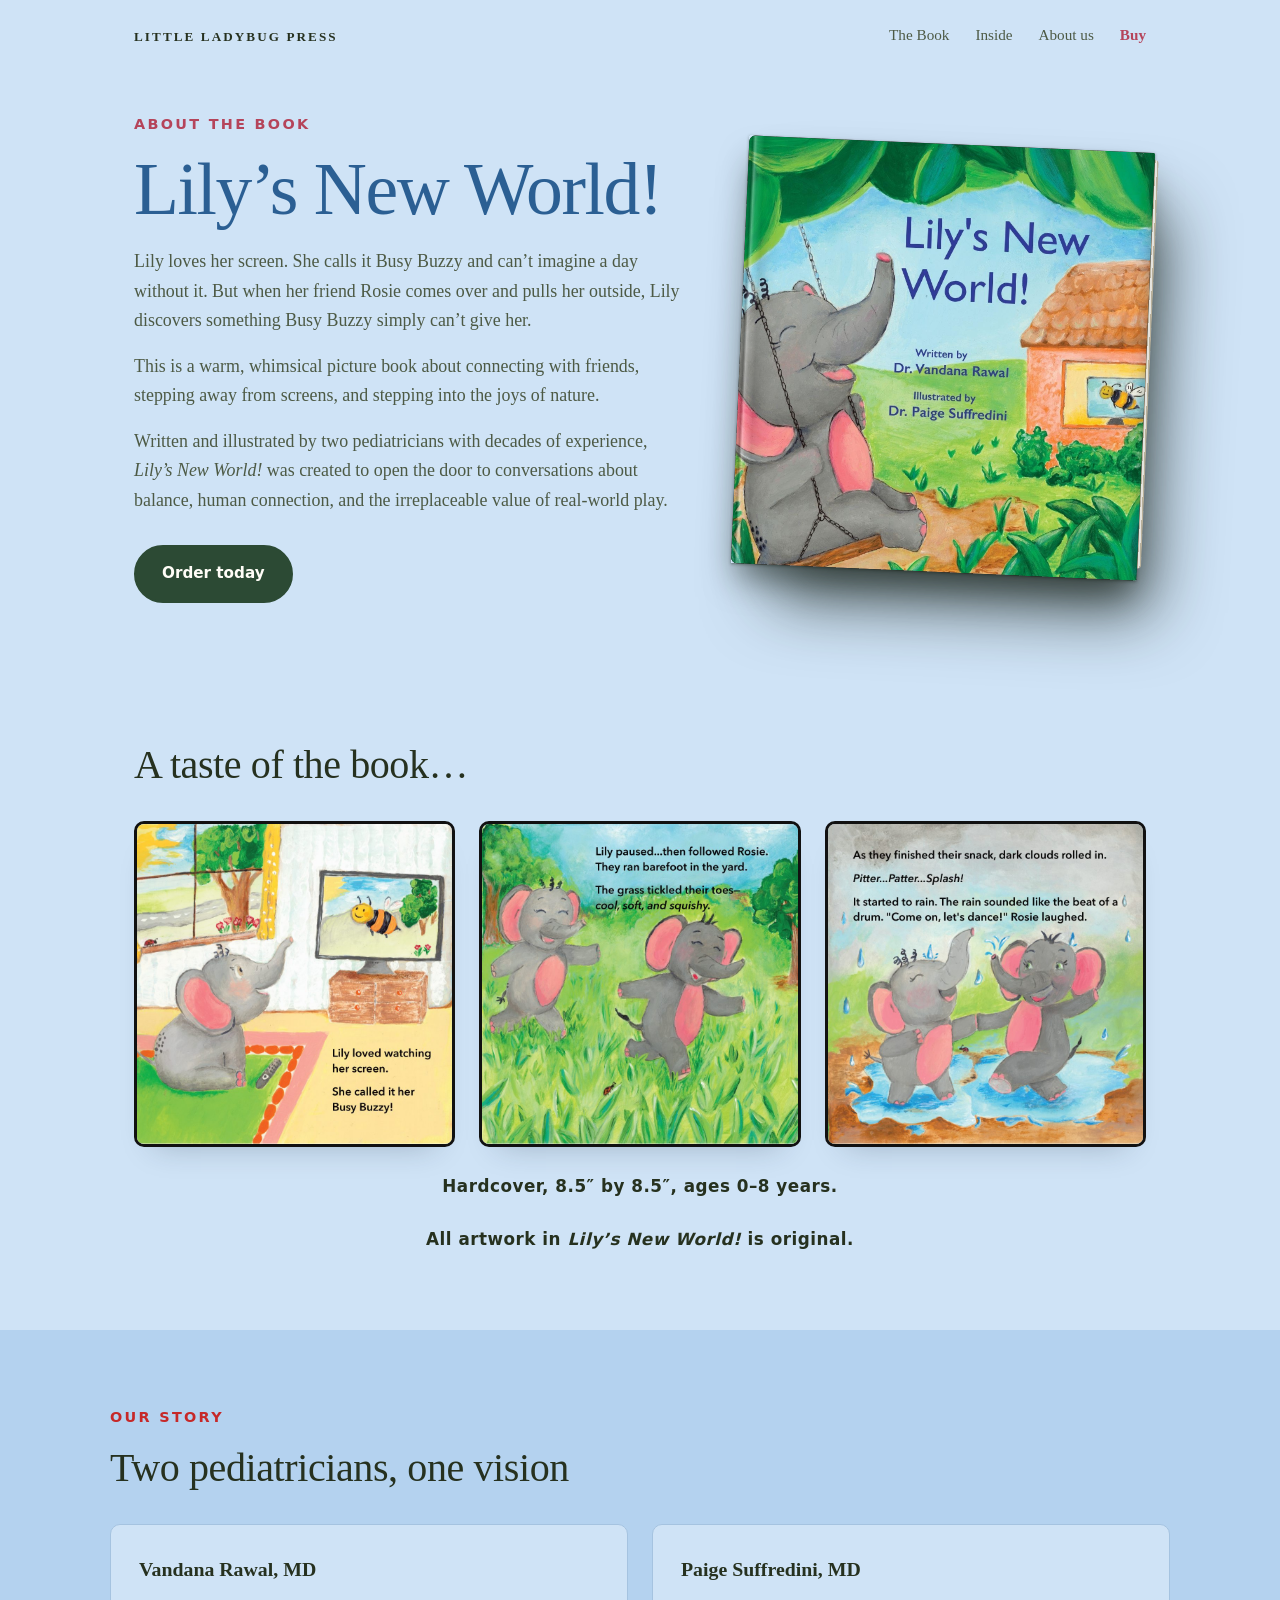
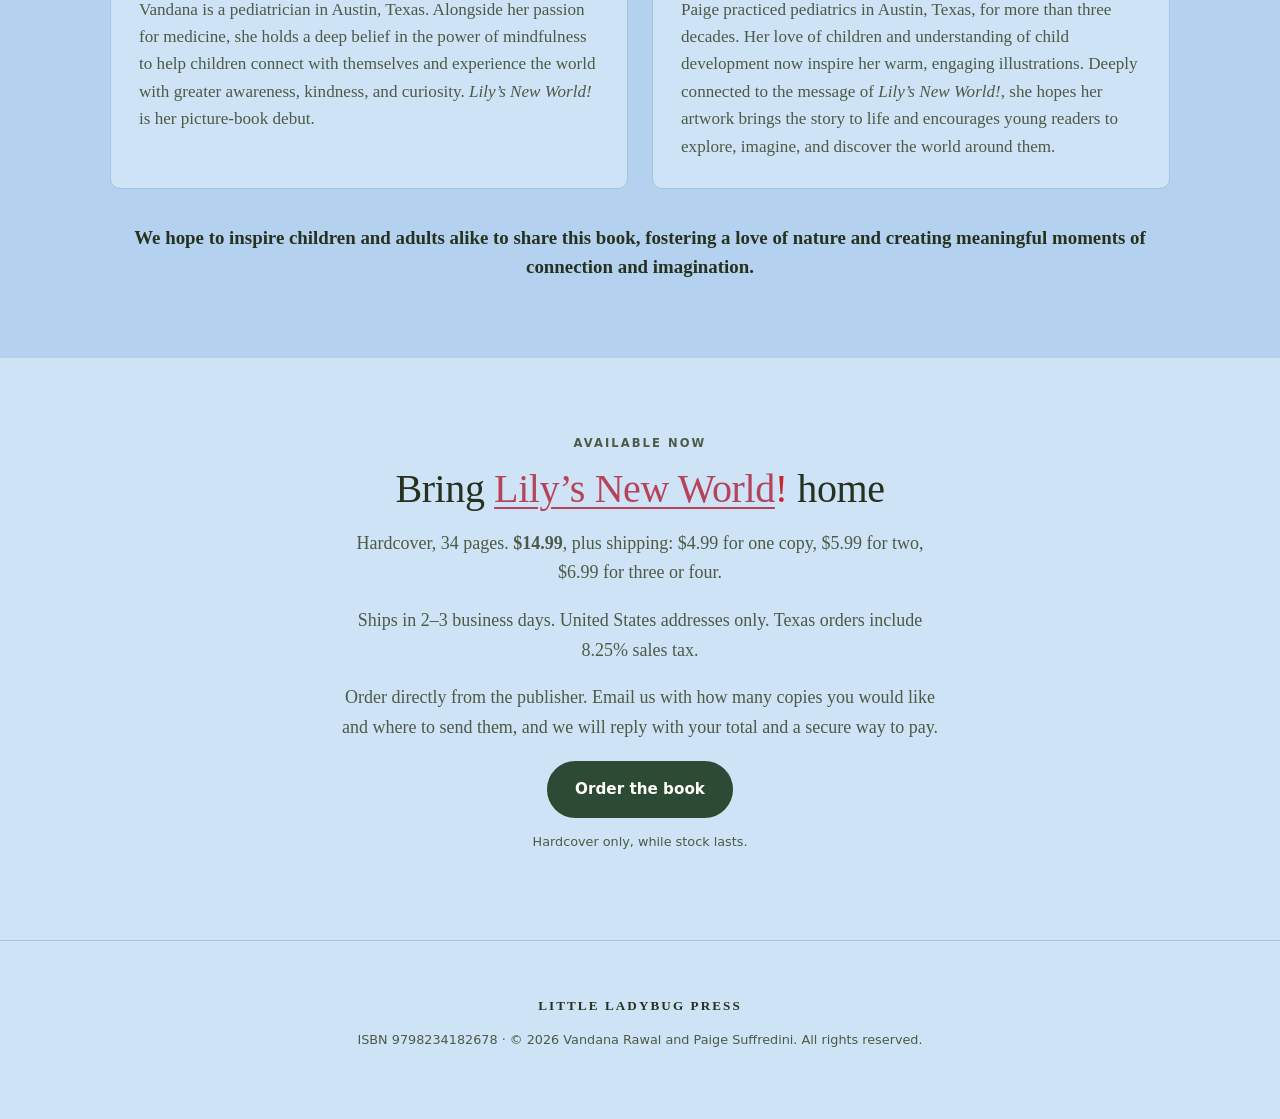
<file: index.html>
<!DOCTYPE html>
<html lang="en">
<head>
<meta charset="utf-8">
<meta name="viewport" content="width=device-width, initial-scale=1">
<title>Lily's New World! — a picture book from Little Ladybug Press</title>
<meta name="description" content="Lily loves her screen. Then her friend Rosie pulls her outside, and Lily discovers what Busy Buzzy can never give her. A picture book by two pediatricians.">
<meta property="og:title" content="Lily's New World!">
<meta property="og:description" content="A warm, whimsical picture book about stepping away from screens and into the joys of nature.">
<meta property="og:type" content="book">
<link rel="stylesheet" href="styles.css?v=35">
</head>
<body>

<a class="skip" href="#main">Skip to content</a>

<header class="site-header">
  <a class="wordmark" href="#top">Little Ladybug Press</a>
  <nav aria-label="Main">
    <a href="#top">The Book</a>
    <a href="#look">Inside</a>
    <a href="#authors">About us</a>
    <a class="nav-buy" href="#buy">Buy</a>
  </nav>
</header>

<main id="main">

  <section class="hero" id="top">
    <div class="hero-copy">
      <p class="eyebrow eyebrow-hero">About the book</p>
      <h1>Lily&rsquo;s New World<span class="bang">!</span></h1>
      <p class="lede">Lily loves her screen. She calls it Busy Buzzy and can&rsquo;t imagine a day without it. But when her friend Rosie comes over and pulls her outside, Lily discovers something Busy Buzzy simply can&rsquo;t give her.</p>
      <p class="lede">This is a warm, whimsical picture book about connecting with friends, stepping away from screens, and stepping into the joys of nature.</p>
      <p class="lede">Written and illustrated by two pediatricians with decades of experience, <em>Lily&rsquo;s New World!</em> was created to open the door to conversations about balance, human connection, and the irreplaceable value of real-world play.</p>
      <div class="hero-actions">
        <a class="button" href="order.html">Order today</a>
      </div>
    </div>

    <div class="cover-slot">
      <div class="book-wrap">
        <div class="book">
          <img class="cover-img" src="assets/cover.jpg" alt="Cover of Lily's New World! Written by Dr. Vandana Rawal, illustrated by Dr. Paige Suffredini." width="1292" height="1360">
        </div>
      </div>
    </div>
  </section>

  <section class="section look" id="look">
    <div class="section-head">
      <h2>A taste of the book&hellip;</h2>
    </div>
    <div class="spreads">
      <figure>
        <img src="assets/peek-1.jpg" alt="Lily sitting on the floor, watching Busy Buzzy on a big screen." width="900" height="914" loading="lazy">
      </figure>
      <figure>
        <img src="assets/peek-2.jpg" alt="Lily and Rosie running through a green garden with tall grass." width="900" height="914" loading="lazy">
      </figure>
      <figure>
        <img src="assets/peek-3.jpg" alt="Lily and Rosie splashing through puddles as rain falls." width="900" height="914" loading="lazy">
      </figure>
    </div>
    <p class="spreads-note">Hardcover, 8.5&Prime; by 8.5&Prime;, ages 0&ndash;8 years.</p>
    <p class="spreads-note">All artwork in <em>Lily&rsquo;s New World!</em> is original.</p>
  </section>

  <section class="section tinted" id="authors">
    <div class="section-head">
      <p class="eyebrow red eyebrow-lg">Our story</p>
      <h2>Two pediatricians, one vision</h2>
    </div>
    <div class="cards">
      <article class="card">
        <h3>Vandana Rawal, MD</h3>
        <p>Vandana is a pediatrician in Austin, Texas. Alongside her passion for medicine, she holds a deep belief in the power of mindfulness to help children connect with themselves and experience the world with greater awareness, kindness, and curiosity. <em>Lily&rsquo;s New World!</em> is her picture-book debut.</p>
      </article>
      <article class="card">
        <h3>Paige Suffredini, MD</h3>
        <p>Paige practiced pediatrics in Austin, Texas, for more than three decades. Her love of children and understanding of child development now inspire her warm, engaging illustrations. Deeply connected to the message of <em>Lily&rsquo;s New World!</em>, she hopes her artwork brings the story to life and encourages young readers to explore, imagine, and discover the world around them.</p>
      </article>
    </div>
    <p class="authors-note">We hope to inspire children and adults alike to share this book, fostering a love of nature and creating meaningful moments of connection and imagination.</p>
  </section>

  <section class="section buy" id="buy">
    <div class="buy-inner">
      <p class="eyebrow">Available now</p>
      <h2>Bring <span class="title-accent">Lily&rsquo;s New World</span><span class="excl">!</span> home</h2>
      <p>Hardcover, 34 pages. <strong>$14.99</strong>, plus shipping: $4.99 for one copy, $5.99 for two, $6.99 for three or four.</p>
      <p>Ships in 2&ndash;3 business days. United States addresses only. Texas orders include 8.25% sales tax.</p>
      <p>Order directly from the publisher. Email us with how many copies you would like and where to send them, and we will reply with your total and a secure way to pay.</p>
      <a class="button" href="order.html">Order the book</a>
      <p class="small">Hardcover only, while stock lasts.</p>
    </div>
  </section>

</main>

<footer class="site-footer">
  <p class="wordmark">Little Ladybug Press</p>
  <p class="small">ISBN 9798234182678 &middot; &copy; 2026 Vandana Rawal and Paige Suffredini. All rights reserved.</p>
</footer>

</body>
</html>
</file>
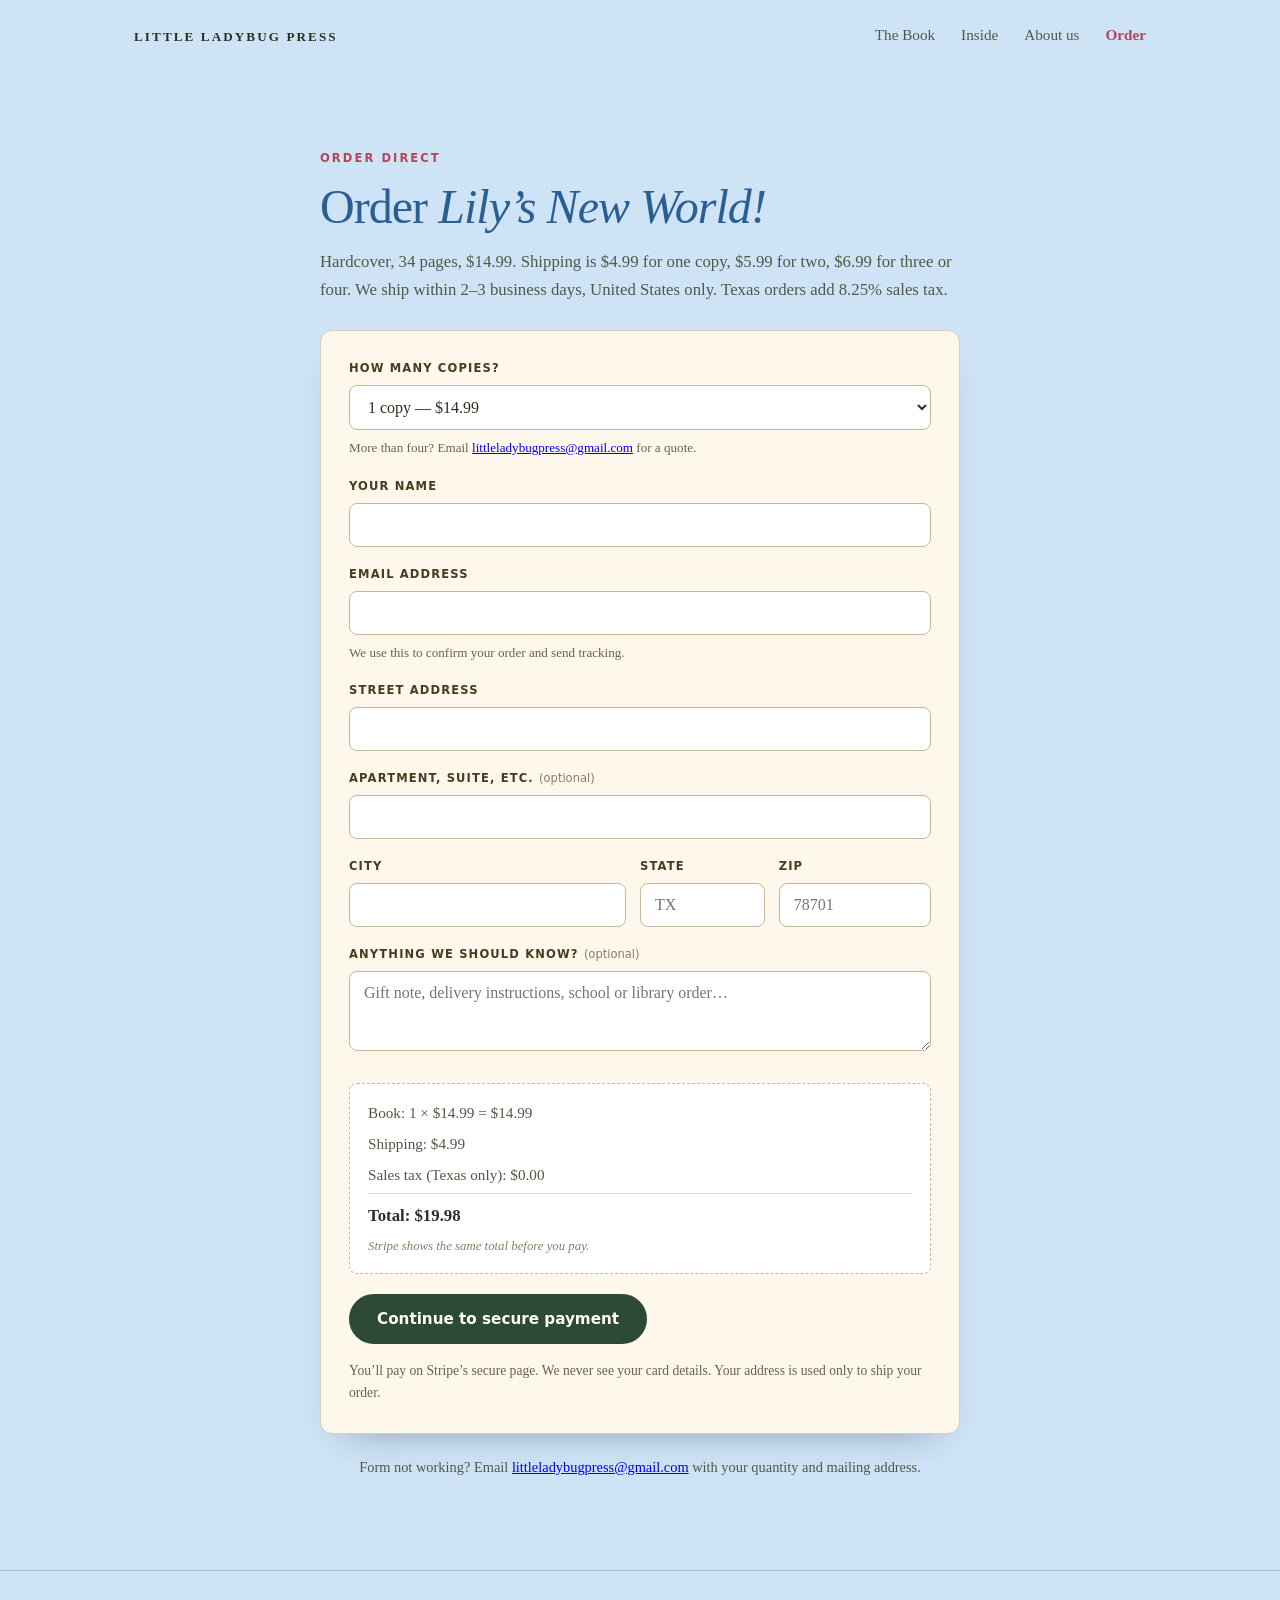
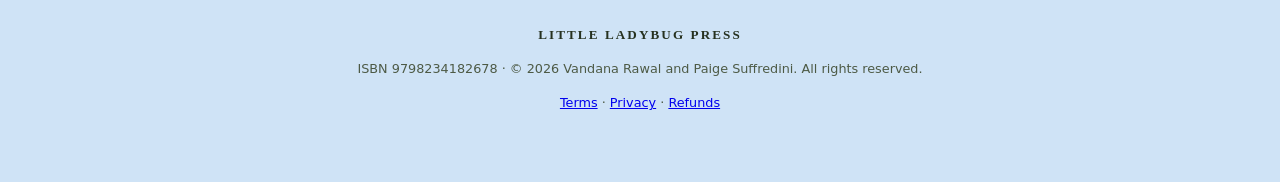
<file: order.html>
<!DOCTYPE html>
<html lang="en">
<head>
<meta charset="utf-8">
<meta http-equiv="Content-Security-Policy" content="default-src 'self'; script-src 'self' https://challenges.cloudflare.com; style-src 'self' 'unsafe-inline'; img-src 'self' data:; connect-src 'self' https://llp-checkout.littleladybugpress.workers.dev; frame-src https://challenges.cloudflare.com; form-action 'self' https://checkout.stripe.com; base-uri 'none'; object-src 'none'">
<meta name="viewport" content="width=device-width, initial-scale=1">
<title>Order Lily&rsquo;s New World! — Little Ladybug Press</title>
<meta name="description" content="Order Lily's New World! directly from Little Ladybug Press. Hardcover, $14.99, ships in 2—3 business days within the United States.">
<meta name="robots" content="noindex">
<link rel="stylesheet" href="styles.css?v=21">
<script src="https://challenges.cloudflare.com/turnstile/v0/api.js" async defer></script>
</head>
<body>

<header class="site-header">
  <a class="wordmark" href="index.html">Little Ladybug Press</a>
  <nav aria-label="Main">
    <a href="index.html#top">The Book</a>
    <a href="index.html#look">Inside</a>
    <a href="index.html#authors">About us</a>
    <a class="nav-buy" href="order.html">Order</a>
  </nav>
</header>

<main>
  <section class="section">
    <div class="form-wrap">
      <p class="eyebrow">Order direct</p>
      <h1 class="form-title">Order <em>Lily&rsquo;s New World!</em></h1>
      <p class="form-lede">Hardcover, 34 pages, $14.99. Shipping is $4.99 for one copy, $5.99 for two, $6.99 for three or four. We ship within 2&ndash;3 business days, United States only. Texas orders add 8.25% sales tax.</p>

      <form class="order-form" id="order-form" novalidate>

        <div class="field">
          <label for="qty">How many copies?</label>
          <select id="qty" name="quantity" required>
            <option value="1">1 copy — $14.99</option>
            <option value="2">2 copies — $29.98</option>
            <option value="3">3 copies — $44.97</option>
            <option value="4">4 copies — $59.96</option>
          </select>
          <p class="hint">More than four? Email <a href="mailto:littleladybugpress@gmail.com">littleladybugpress@gmail.com</a> for a quote.</p>
        </div>

        <div class="field">
          <label for="name">Your name</label>
          <input id="name" name="name" type="text" autocomplete="name" required maxlength="80">
        </div>

        <div class="field">
          <label for="email">Email address</label>
          <input id="email" name="email" type="email" autocomplete="email" required maxlength="120">
          <p class="hint">We use this to confirm your order and send tracking.</p>
        </div>

        <div class="field">
          <label for="street">Street address</label>
          <input id="street" name="street" type="text" autocomplete="address-line1" required maxlength="120">
        </div>

        <div class="field">
          <label for="street2">Apartment, suite, etc. <span class="optional">(optional)</span></label>
          <input id="street2" name="street2" type="text" autocomplete="address-line2" maxlength="80">
        </div>

        <div class="row">
          <div class="field">
            <label for="city">City</label>
            <input id="city" name="city" type="text" autocomplete="address-level2" required maxlength="60">
          </div>
          <div class="field">
            <label for="state">State</label>
            <input id="state" name="state" type="text" autocomplete="address-level1" required maxlength="2" pattern="[A-Za-z]{2}" title="Two-letter state code, e.g. TX" placeholder="TX">
          </div>
          <div class="field">
            <label for="zip">ZIP</label>
            <input id="zip" name="zip" type="text" autocomplete="postal-code" required inputmode="numeric" pattern="[0-9]{5}(-[0-9]{4})?" title="Five-digit ZIP, or ZIP+4" placeholder="78701">
          </div>
        </div>

        <div class="field">
          <label for="note">Anything we should know? <span class="optional">(optional)</span></label>
          <textarea id="note" name="note" rows="3" maxlength="500" placeholder="Gift note, delivery instructions, school or library order&hellip;"></textarea>
        </div>

        <!-- Honeypot: hidden from people, irresistible to bots. Leave it empty. -->
        <div class="hp" aria-hidden="true">
          <label for="company">Company</label>
          <input id="company" name="company" type="text" tabindex="-1" autocomplete="off">
        </div>

        <div class="estimate" id="estimate" aria-live="polite"></div>

        <div class="cf-turnstile" data-sitekey="0x4AAAAAAGSjstpD9BCqiTFk" data-action="checkout" data-theme="light" data-size="flexible"></div>

        <p class="form-error" id="form-error" role="alert" hidden></p>

        <button class="button" type="submit">Continue to secure payment</button>

        <p class="form-note">You&rsquo;ll pay on Stripe&rsquo;s secure page. We never see your card details. Your address is used only to ship your order.</p>
      </form>

      <p class="form-fallback">Form not working? Email <a href="mailto:littleladybugpress@gmail.com">littleladybugpress@gmail.com</a> with your quantity and mailing address.</p>
    </div>
  </section>
</main>

<footer class="site-footer">
  <p class="wordmark">Little Ladybug Press</p>
  <p class="small">ISBN 9798234182678 &middot; &copy; 2026 Vandana Rawal and Paige Suffredini. All rights reserved.</p>
  <p class="small"><a href="terms.html">Terms</a> &middot; <a href="privacy.html">Privacy</a> &middot; <a href="refund.html">Refunds</a></p>
</footer>

<script src="order.js?v=1" defer></script>

</body>
</html>
</file>
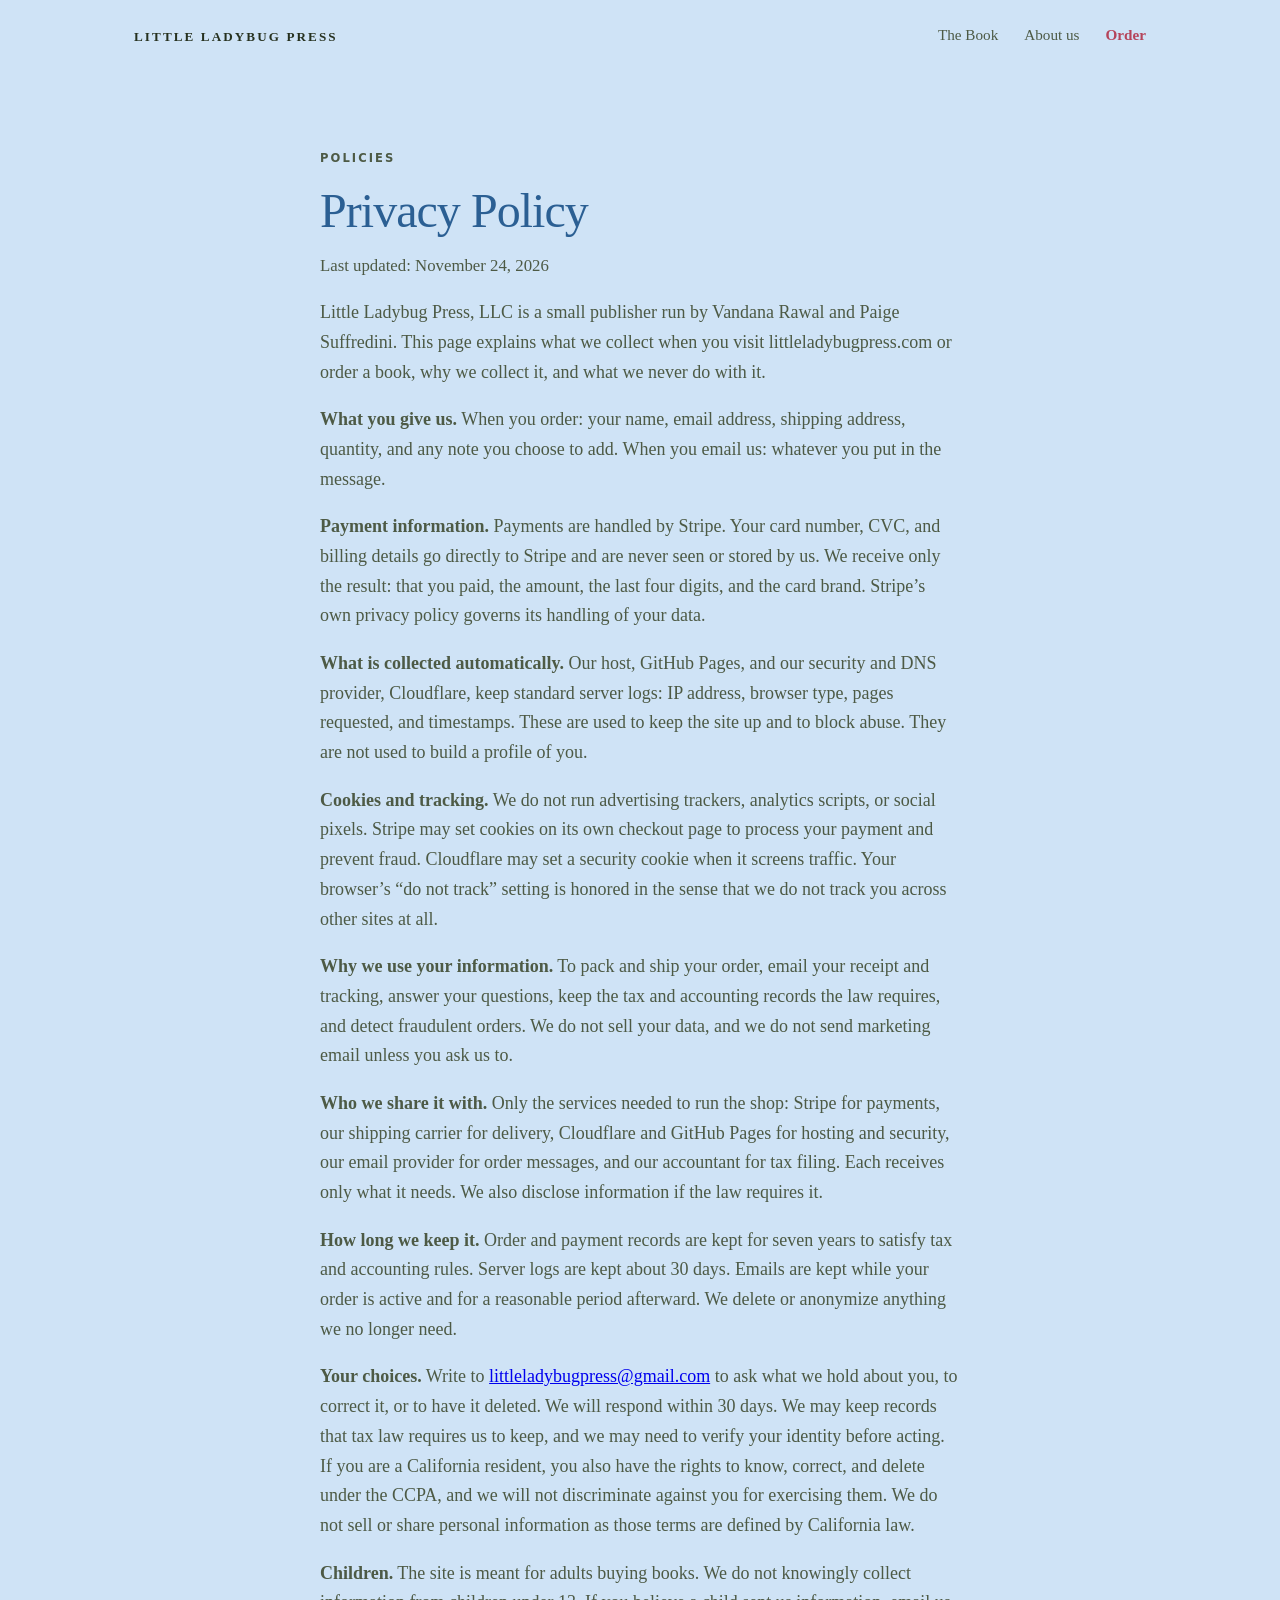
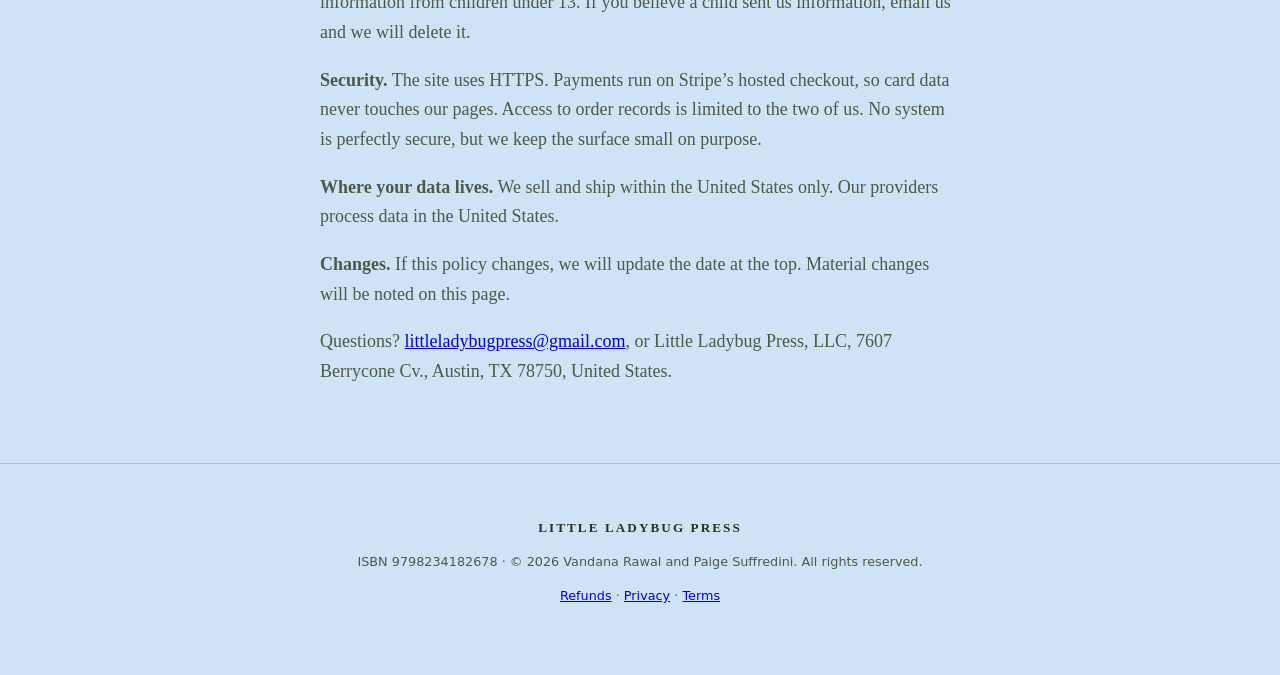
<file: privacy.html>
<!DOCTYPE html>
<html lang="en">
<head>
<meta charset="utf-8">
<meta name="viewport" content="width=device-width, initial-scale=1">
<title>Privacy Policy &mdash; Little Ladybug Press</title>
<meta name="description" content="How Little Ladybug Press collects, uses, and protects your information.">
<link rel="stylesheet" href="styles.css?v=20">
</head>
<body>

<header class="site-header">
  <a class="wordmark" href="index.html">Little Ladybug Press</a>
  <nav aria-label="Main">
    <a href="index.html#top">The Book</a>
    <a href="index.html#authors">About us</a>
    <a class="nav-buy" href="order.html">Order</a>
  </nav>
</header>

<main>
  <section class="section">
    <div class="form-wrap prose">
      <p class="eyebrow">Policies</p>
      <h1 class="form-title">Privacy Policy</h1>
      <p class="form-lede">Last updated: November 24, 2026</p>

      <p>Little Ladybug Press, LLC is a small publisher run by Vandana Rawal and Paige Suffredini. This page explains what we collect when you visit littleladybugpress.com or order a book, why we collect it, and what we never do with it.</p>

      <p><strong>What you give us.</strong> When you order: your name, email address, shipping address, quantity, and any note you choose to add. When you email us: whatever you put in the message.</p>

      <p><strong>Payment information.</strong> Payments are handled by Stripe. Your card number, CVC, and billing details go directly to Stripe and are never seen or stored by us. We receive only the result: that you paid, the amount, the last four digits, and the card brand. Stripe&rsquo;s own privacy policy governs its handling of your data.</p>

      <p><strong>What is collected automatically.</strong> Our host, GitHub Pages, and our security and DNS provider, Cloudflare, keep standard server logs: IP address, browser type, pages requested, and timestamps. These are used to keep the site up and to block abuse. They are not used to build a profile of you.</p>

      <p><strong>Cookies and tracking.</strong> We do not run advertising trackers, analytics scripts, or social pixels. Stripe may set cookies on its own checkout page to process your payment and prevent fraud. Cloudflare may set a security cookie when it screens traffic. Your browser&rsquo;s &ldquo;do not track&rdquo; setting is honored in the sense that we do not track you across other sites at all.</p>

      <p><strong>Why we use your information.</strong> To pack and ship your order, email your receipt and tracking, answer your questions, keep the tax and accounting records the law requires, and detect fraudulent orders. We do not sell your data, and we do not send marketing email unless you ask us to.</p>

      <p><strong>Who we share it with.</strong> Only the services needed to run the shop: Stripe for payments, our shipping carrier for delivery, Cloudflare and GitHub Pages for hosting and security, our email provider for order messages, and our accountant for tax filing. Each receives only what it needs. We also disclose information if the law requires it.</p>

      <p><strong>How long we keep it.</strong> Order and payment records are kept for seven years to satisfy tax and accounting rules. Server logs are kept about 30 days. Emails are kept while your order is active and for a reasonable period afterward. We delete or anonymize anything we no longer need.</p>

      <p><strong>Your choices.</strong> Write to <a href="mailto:littleladybugpress@gmail.com">littleladybugpress@gmail.com</a> to ask what we hold about you, to correct it, or to have it deleted. We will respond within 30 days. We may keep records that tax law requires us to keep, and we may need to verify your identity before acting. If you are a California resident, you also have the rights to know, correct, and delete under the CCPA, and we will not discriminate against you for exercising them. We do not sell or share personal information as those terms are defined by California law.</p>

      <p><strong>Children.</strong> The site is meant for adults buying books. We do not knowingly collect information from children under 13. If you believe a child sent us information, email us and we will delete it.</p>

      <p><strong>Security.</strong> The site uses HTTPS. Payments run on Stripe&rsquo;s hosted checkout, so card data never touches our pages. Access to order records is limited to the two of us. No system is perfectly secure, but we keep the surface small on purpose.</p>

      <p><strong>Where your data lives.</strong> We sell and ship within the United States only. Our providers process data in the United States.</p>

      <p><strong>Changes.</strong> If this policy changes, we will update the date at the top. Material changes will be noted on this page.</p>

      <p>Questions? <a href="mailto:littleladybugpress@gmail.com">littleladybugpress@gmail.com</a>, or Little Ladybug Press, LLC, 7607 Berrycone Cv., Austin, TX 78750, United States.</p>
    </div>
  </section>
</main>

<footer class="site-footer">
  <p class="wordmark">Little Ladybug Press</p>
  <p class="small">ISBN 9798234182678 &middot; &copy; 2026 Vandana Rawal and Paige Suffredini. All rights reserved.</p>
  <p class="small"><a href="refund.html">Refunds</a> &middot; <a href="privacy.html">Privacy</a> &middot; <a href="terms.html">Terms</a></p>
</footer>

</body>
</html>
</file>
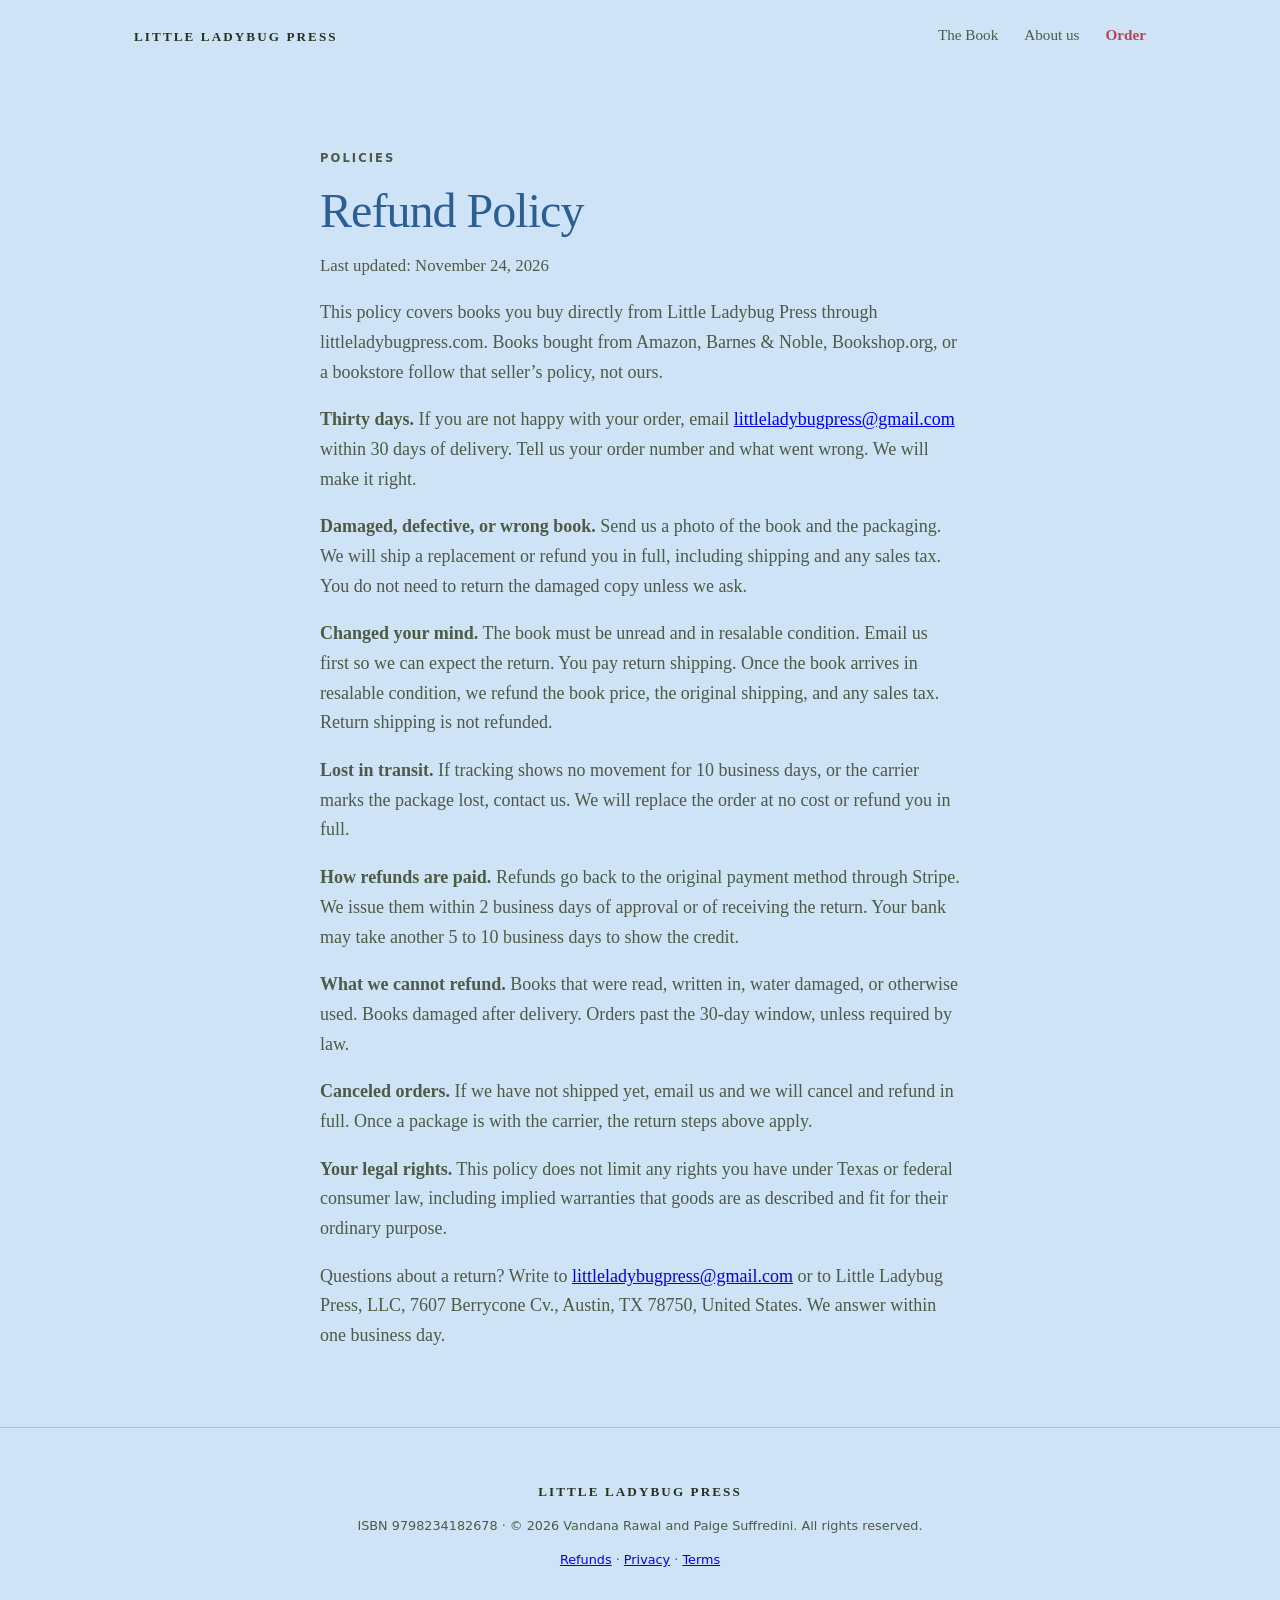
<file: refund.html>
<!DOCTYPE html>
<html lang="en">
<head>
<meta charset="utf-8">
<meta name="viewport" content="width=device-width, initial-scale=1">
<title>Refund Policy &mdash; Little Ladybug Press</title>
<meta name="description" content="Refund and return policy for orders placed directly with Little Ladybug Press.">
<link rel="stylesheet" href="styles.css?v=20">
</head>
<body>

<header class="site-header">
  <a class="wordmark" href="index.html">Little Ladybug Press</a>
  <nav aria-label="Main">
    <a href="index.html#top">The Book</a>
    <a href="index.html#authors">About us</a>
    <a class="nav-buy" href="order.html">Order</a>
  </nav>
</header>

<main>
  <section class="section">
    <div class="form-wrap prose">
      <p class="eyebrow">Policies</p>
      <h1 class="form-title">Refund Policy</h1>
      <p class="form-lede">Last updated: November 24, 2026</p>

      <p>This policy covers books you buy directly from Little Ladybug Press through littleladybugpress.com. Books bought from Amazon, Barnes &amp; Noble, Bookshop.org, or a bookstore follow that seller&rsquo;s policy, not ours.</p>

      <p><strong>Thirty days.</strong> If you are not happy with your order, email <a href="mailto:littleladybugpress@gmail.com">littleladybugpress@gmail.com</a> within 30 days of delivery. Tell us your order number and what went wrong. We will make it right.</p>

      <p><strong>Damaged, defective, or wrong book.</strong> Send us a photo of the book and the packaging. We will ship a replacement or refund you in full, including shipping and any sales tax. You do not need to return the damaged copy unless we ask.</p>

      <p><strong>Changed your mind.</strong> The book must be unread and in resalable condition. Email us first so we can expect the return. You pay return shipping. Once the book arrives in resalable condition, we refund the book price, the original shipping, and any sales tax. Return shipping is not refunded.</p>

      <p><strong>Lost in transit.</strong> If tracking shows no movement for 10 business days, or the carrier marks the package lost, contact us. We will replace the order at no cost or refund you in full.</p>

      <p><strong>How refunds are paid.</strong> Refunds go back to the original payment method through Stripe. We issue them within 2 business days of approval or of receiving the return. Your bank may take another 5 to 10 business days to show the credit.</p>

      <p><strong>What we cannot refund.</strong> Books that were read, written in, water damaged, or otherwise used. Books damaged after delivery. Orders past the 30-day window, unless required by law.</p>

      <p><strong>Canceled orders.</strong> If we have not shipped yet, email us and we will cancel and refund in full. Once a package is with the carrier, the return steps above apply.</p>

      <p><strong>Your legal rights.</strong> This policy does not limit any rights you have under Texas or federal consumer law, including implied warranties that goods are as described and fit for their ordinary purpose.</p>

      <p>Questions about a return? Write to <a href="mailto:littleladybugpress@gmail.com">littleladybugpress@gmail.com</a> or to Little Ladybug Press, LLC, 7607 Berrycone Cv., Austin, TX 78750, United States. We answer within one business day.</p>
    </div>
  </section>
</main>

<footer class="site-footer">
  <p class="wordmark">Little Ladybug Press</p>
  <p class="small">ISBN 9798234182678 &middot; &copy; 2026 Vandana Rawal and Paige Suffredini. All rights reserved.</p>
  <p class="small"><a href="refund.html">Refunds</a> &middot; <a href="privacy.html">Privacy</a> &middot; <a href="terms.html">Terms</a></p>
</footer>

</body>
</html>
</file>
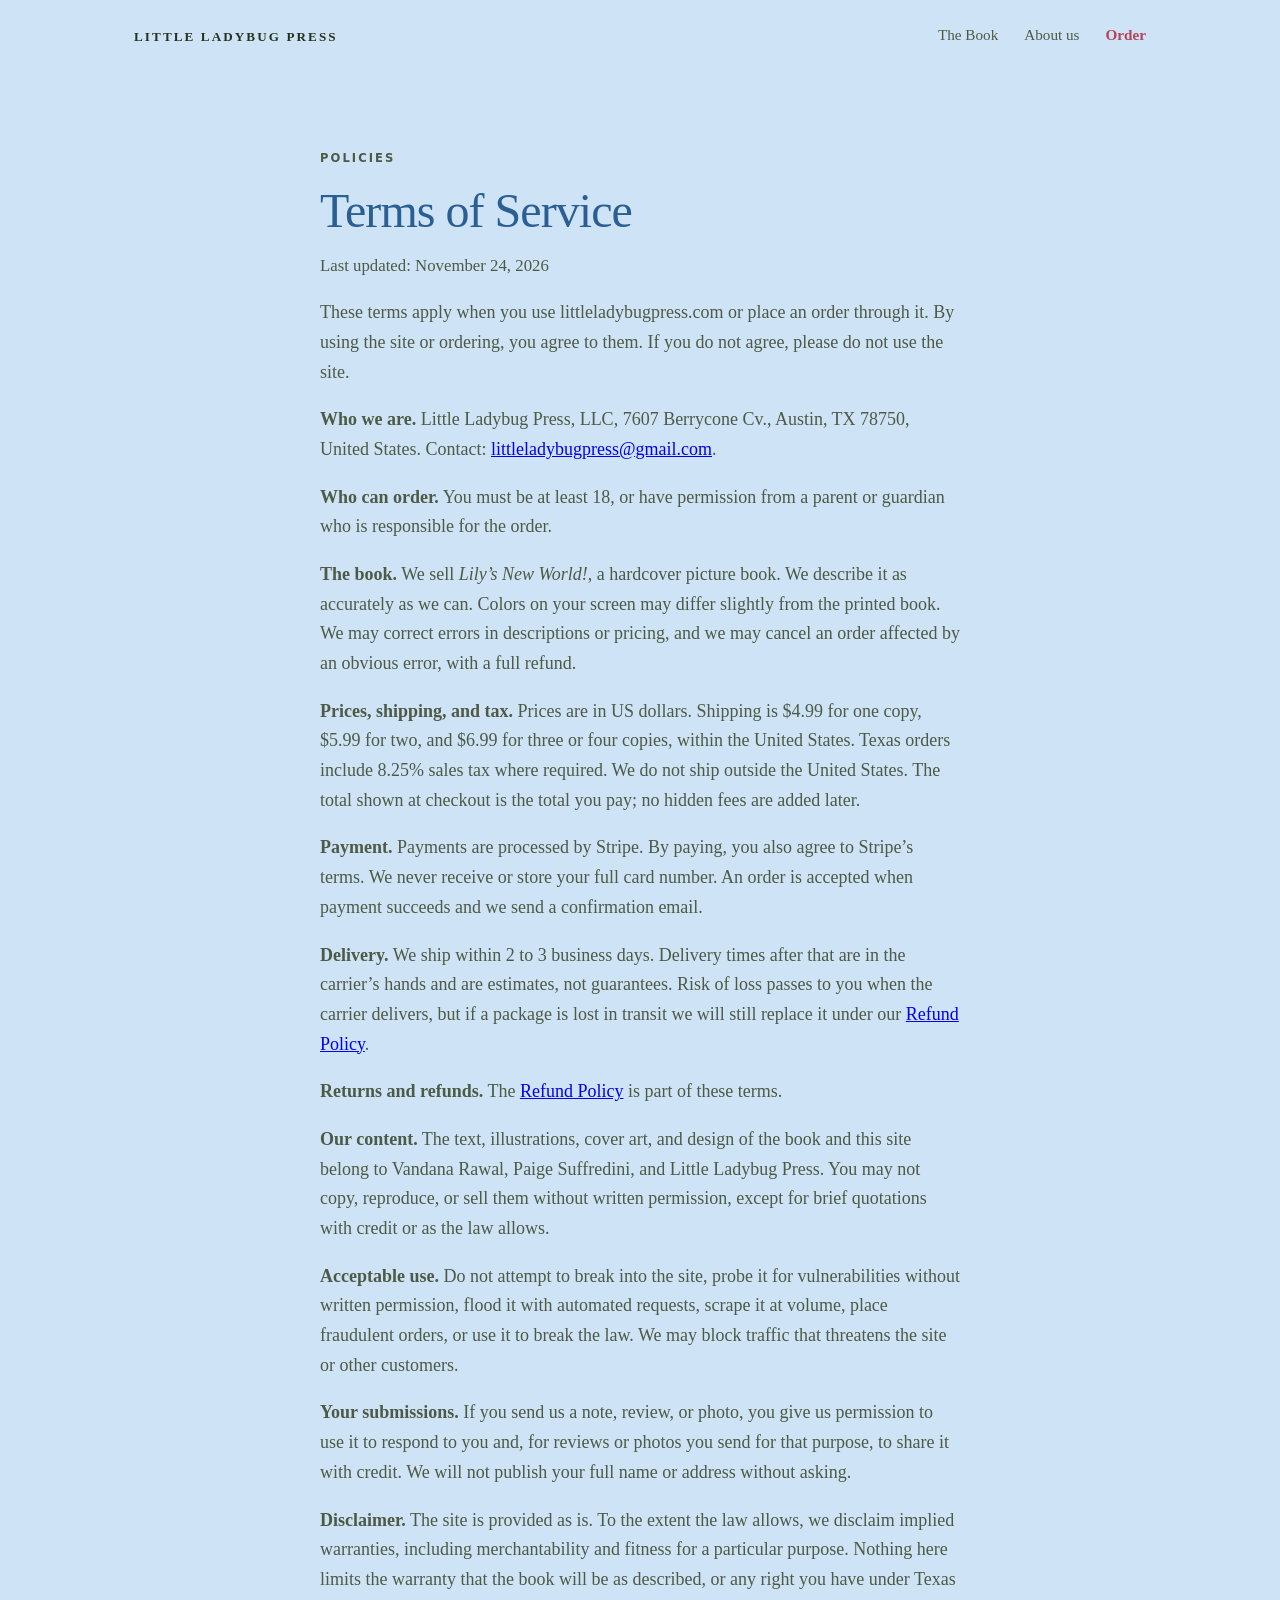
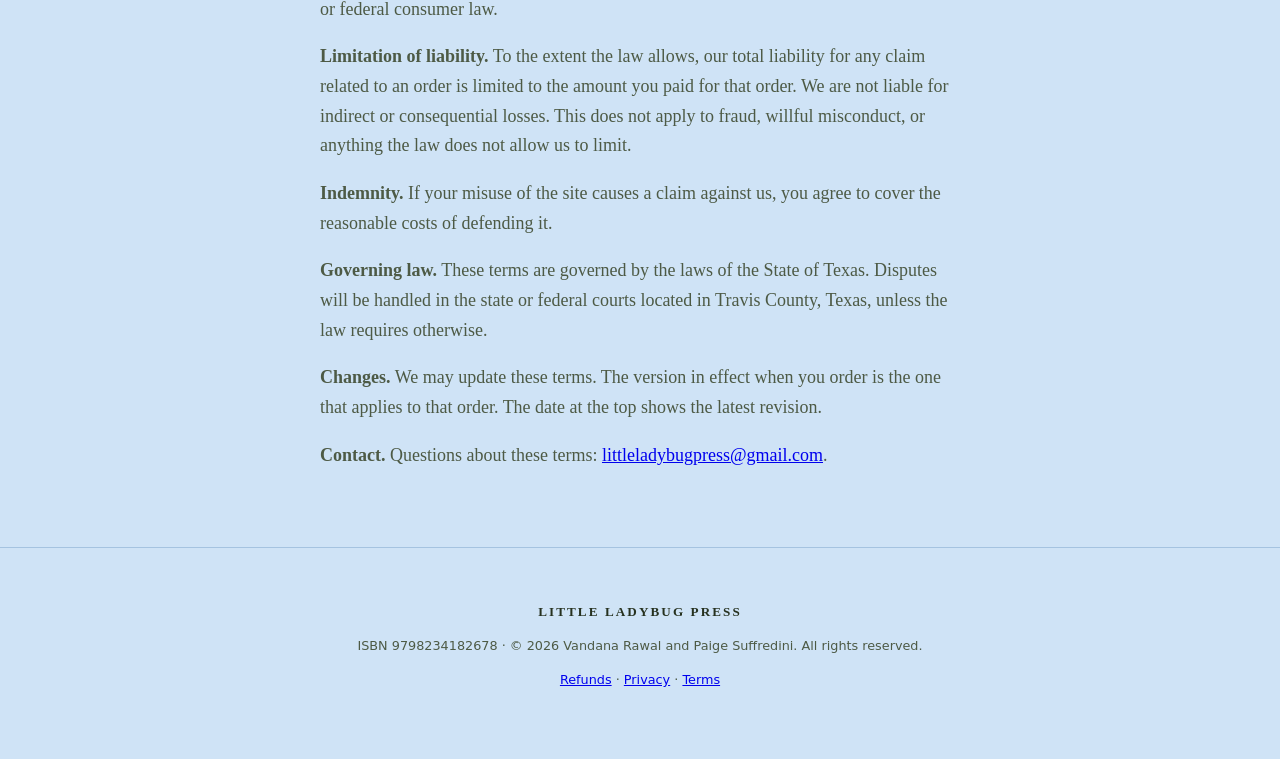
<file: terms.html>
<!DOCTYPE html>
<html lang="en">
<head>
<meta charset="utf-8">
<meta name="viewport" content="width=device-width, initial-scale=1">
<title>Terms of Service &mdash; Little Ladybug Press</title>
<meta name="description" content="Terms for using littleladybugpress.com and ordering books from Little Ladybug Press.">
<link rel="stylesheet" href="styles.css?v=20">
</head>
<body>

<header class="site-header">
  <a class="wordmark" href="index.html">Little Ladybug Press</a>
  <nav aria-label="Main">
    <a href="index.html#top">The Book</a>
    <a href="index.html#authors">About us</a>
    <a class="nav-buy" href="order.html">Order</a>
  </nav>
</header>

<main>
  <section class="section">
    <div class="form-wrap prose">
      <p class="eyebrow">Policies</p>
      <h1 class="form-title">Terms of Service</h1>
      <p class="form-lede">Last updated: November 24, 2026</p>

      <p>These terms apply when you use littleladybugpress.com or place an order through it. By using the site or ordering, you agree to them. If you do not agree, please do not use the site.</p>

      <p><strong>Who we are.</strong> Little Ladybug Press, LLC, 7607 Berrycone Cv., Austin, TX 78750, United States. Contact: <a href="mailto:littleladybugpress@gmail.com">littleladybugpress@gmail.com</a>.</p>

      <p><strong>Who can order.</strong> You must be at least 18, or have permission from a parent or guardian who is responsible for the order.</p>

      <p><strong>The book.</strong> We sell <em>Lily&rsquo;s New World!</em>, a hardcover picture book. We describe it as accurately as we can. Colors on your screen may differ slightly from the printed book. We may correct errors in descriptions or pricing, and we may cancel an order affected by an obvious error, with a full refund.</p>

      <p><strong>Prices, shipping, and tax.</strong> Prices are in US dollars. Shipping is $4.99 for one copy, $5.99 for two, and $6.99 for three or four copies, within the United States. Texas orders include 8.25% sales tax where required. We do not ship outside the United States. The total shown at checkout is the total you pay; no hidden fees are added later.</p>

      <p><strong>Payment.</strong> Payments are processed by Stripe. By paying, you also agree to Stripe&rsquo;s terms. We never receive or store your full card number. An order is accepted when payment succeeds and we send a confirmation email.</p>

      <p><strong>Delivery.</strong> We ship within 2 to 3 business days. Delivery times after that are in the carrier&rsquo;s hands and are estimates, not guarantees. Risk of loss passes to you when the carrier delivers, but if a package is lost in transit we will still replace it under our <a href="refund.html">Refund Policy</a>.</p>

      <p><strong>Returns and refunds.</strong> The <a href="refund.html">Refund Policy</a> is part of these terms.</p>

      <p><strong>Our content.</strong> The text, illustrations, cover art, and design of the book and this site belong to Vandana Rawal, Paige Suffredini, and Little Ladybug Press. You may not copy, reproduce, or sell them without written permission, except for brief quotations with credit or as the law allows.</p>

      <p><strong>Acceptable use.</strong> Do not attempt to break into the site, probe it for vulnerabilities without written permission, flood it with automated requests, scrape it at volume, place fraudulent orders, or use it to break the law. We may block traffic that threatens the site or other customers.</p>

      <p><strong>Your submissions.</strong> If you send us a note, review, or photo, you give us permission to use it to respond to you and, for reviews or photos you send for that purpose, to share it with credit. We will not publish your full name or address without asking.</p>

      <p><strong>Disclaimer.</strong> The site is provided as is. To the extent the law allows, we disclaim implied warranties, including merchantability and fitness for a particular purpose. Nothing here limits the warranty that the book will be as described, or any right you have under Texas or federal consumer law.</p>

      <p><strong>Limitation of liability.</strong> To the extent the law allows, our total liability for any claim related to an order is limited to the amount you paid for that order. We are not liable for indirect or consequential losses. This does not apply to fraud, willful misconduct, or anything the law does not allow us to limit.</p>

      <p><strong>Indemnity.</strong> If your misuse of the site causes a claim against us, you agree to cover the reasonable costs of defending it.</p>

      <p><strong>Governing law.</strong> These terms are governed by the laws of the State of Texas. Disputes will be handled in the state or federal courts located in Travis County, Texas, unless the law requires otherwise.</p>

      <p><strong>Changes.</strong> We may update these terms. The version in effect when you order is the one that applies to that order. The date at the top shows the latest revision.</p>

      <p><strong>Contact.</strong> Questions about these terms: <a href="mailto:littleladybugpress@gmail.com">littleladybugpress@gmail.com</a>.</p>
    </div>
  </section>
</main>

<footer class="site-footer">
  <p class="wordmark">Little Ladybug Press</p>
  <p class="small">ISBN 9798234182678 &middot; &copy; 2026 Vandana Rawal and Paige Suffredini. All rights reserved.</p>
  <p class="small"><a href="refund.html">Refunds</a> &middot; <a href="privacy.html">Privacy</a> &middot; <a href="terms.html">Terms</a></p>
</footer>

</body>
</html>
</file>
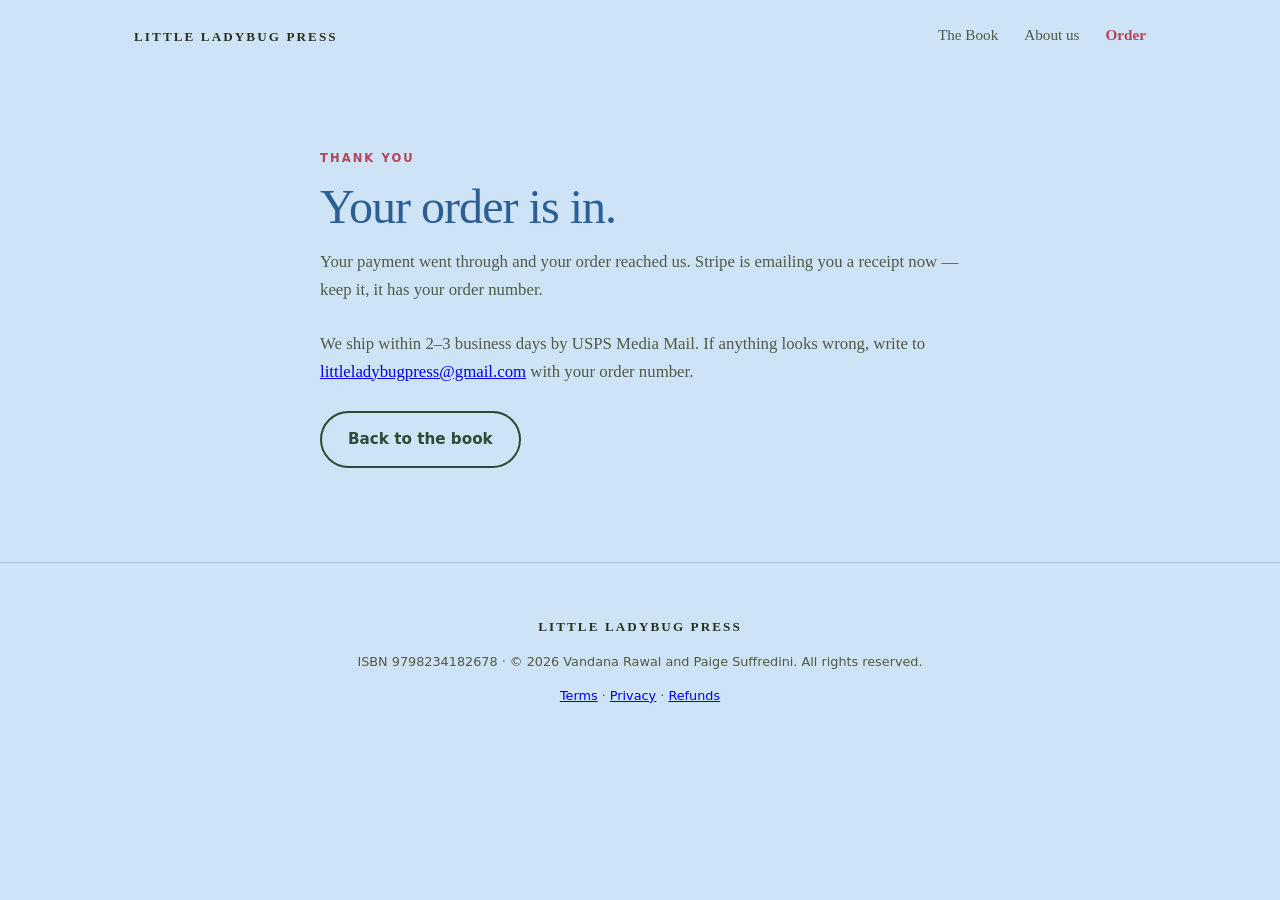
<file: thanks.html>
<!DOCTYPE html>
<html lang="en">
<head>
<meta charset="utf-8">
<meta name="viewport" content="width=device-width, initial-scale=1">
<title>Order received — Little Ladybug Press</title>
<meta name="robots" content="noindex">
<link rel="stylesheet" href="styles.css?v=21">
</head>
<body>

<header class="site-header">
  <a class="wordmark" href="index.html">Little Ladybug Press</a>
  <nav aria-label="Main">
    <a href="index.html#top">The Book</a>
    <a href="index.html#authors">About us</a>
    <a class="nav-buy" href="order.html">Order</a>
  </nav>
</header>

<main>
  <section class="section">
    <div class="form-wrap">
      <p class="eyebrow">Thank you</p>
      <h1 class="form-title">Your order is in.</h1>
      <p class="form-lede">Your payment went through and your order reached us. Stripe is emailing you a receipt now &mdash; keep it, it has your order number.</p>
      <p class="form-lede">We ship within 2&ndash;3 business days by USPS Media Mail. If anything looks wrong, write to <a href="mailto:littleladybugpress@gmail.com">littleladybugpress@gmail.com</a> with your order number.</p>
      <p><a class="button ghost" href="index.html">Back to the book</a></p>
    </div>
  </section>
</main>

<footer class="site-footer">
  <p class="wordmark">Little Ladybug Press</p>
  <p class="small">ISBN 9798234182678 &middot; &copy; 2026 Vandana Rawal and Paige Suffredini. All rights reserved.</p>
  <p class="small"><a href="terms.html">Terms</a> &middot; <a href="privacy.html">Privacy</a> &middot; <a href="refund.html">Refunds</a></p>
</footer>

</body>
</html>
</file>
<file: styles.css>
/* Lily's New World — single page, no build step */

:root {
  --cream: #cfe3f6;
  --cream-deep: #b4d2ef;
  --ink: #26311f;
  --ink-soft: #4d5a45;
  --rose: #b5445a;
  --leaf: #3f6b4a;
  --leaf-deep: #2c4a34;
  --line: #a5c3e0;
  --max: 1060px;
}

* { box-sizing: border-box; }

html { scroll-behavior: smooth; }

body {
  margin: 0;
  background: var(--cream);
  color: var(--ink);
  font-family: "Iowan Old Style", "Palatino Linotype", Palatino, Georgia, serif;
  font-size: 18px;
  line-height: 1.65;
  -webkit-font-smoothing: antialiased;
}

img { max-width: 100%; display: block; }

.skip {
  position: absolute;
  left: -9999px;
  top: 0;
  background: var(--ink);
  color: var(--cream);
  padding: 10px 16px;
  z-index: 10;
}
.skip:focus { left: 8px; top: 8px; }

/* Header */

.site-header {
  display: flex;
  align-items: center;
  justify-content: space-between;
  gap: 24px;
  max-width: var(--max);
  margin: 0 auto;
  padding: 22px 24px;
}

.wordmark {
  font-size: 0.82rem;
  letter-spacing: 0.16em;
  text-transform: uppercase;
  color: var(--ink);
  text-decoration: none;
  font-weight: 700;
}

.site-header nav {
  display: flex;
  gap: 26px;
  align-items: center;
  font-size: 0.95rem;
}

.site-header nav a {
  color: var(--ink-soft);
  text-decoration: none;
  padding-bottom: 3px;
  border-bottom: 1px solid transparent;
}

.site-header nav a:hover,
.site-header nav a:focus-visible {
  color: var(--ink);
  border-bottom-color: var(--rose);
}

.nav-buy {
  color: var(--rose) !important;
  font-weight: 700;
}

/* Hero */

.hero {
  display: grid;
  grid-template-columns: 1.15fr 0.85fr;
  gap: 56px;
  align-items: center;
  max-width: var(--max);
  margin: 0 auto;
  padding: 40px 24px 64px;
}

.eyebrow {
  font-family: system-ui, -apple-system, "Segoe UI", sans-serif;
  font-size: 0.72rem;
  letter-spacing: 0.18em;
  text-transform: uppercase;
  color: var(--rose);
  margin: 0 0 14px;
  font-weight: 700;
}

h1 {
  font-size: clamp(2.9rem, 6vw, 4.6rem);
  line-height: 0.98;
  margin: 0 0 22px;
  letter-spacing: -0.02em;
  font-weight: 400;
  color: #2b5f93;
}

.bang { color: inherit; }

.eyebrow.red { color: #c62828; }

.eyebrow-hero,
.eyebrow-lg {
  font-size: 0.9rem;
  letter-spacing: 0.16em;
  margin-bottom: 16px;
}

.excl { color: #c62828; }

.title-accent {
  color: var(--rose);
  text-decoration: underline;
  text-decoration-thickness: 2px;
  text-underline-offset: 5px;
}
.lede {
  font-size: 1.12rem;
  color: var(--ink-soft);
  margin: 0 0 16px;
  max-width: 34em;
}

.lede + .lede { margin-top: 0; }

.hero-actions {
  display: flex;
  flex-wrap: wrap;
  gap: 14px;
  margin-top: 30px;
}

/* Buttons */

.button {
  display: inline-block;
  background: var(--leaf-deep);
  color: #fffdf7;
  text-decoration: none;
  padding: 14px 26px;
  border-radius: 999px;
  font-family: system-ui, -apple-system, "Segoe UI", sans-serif;
  font-size: 0.95rem;
  font-weight: 600;
  border: 2px solid var(--leaf-deep);
  transition: background 0.15s ease, color 0.15s ease;
}

.button:hover,
.button:focus-visible {
  background: #1f3626;
  border-color: #1f3626;
}

.button.ghost {
  background: transparent;
  color: var(--leaf-deep);
}

.button.ghost:hover,
.button.ghost:focus-visible {
  background: var(--cream-deep);
}

/* Cover */

.cover-slot { perspective: 1200px; }

.book-wrap {
  position: relative;
  transform: rotate(2.5deg);
  box-shadow:
    0 1px 3px rgba(20, 30, 22, 0.45),
    0 20px 32px -6px rgba(20, 30, 22, 0.50),
    28px 46px 66px -14px rgba(20, 30, 22, 0.70);
}

/* Page block peeking out at the fore-edge and along the bottom */
.book-wrap::before {
  content: "";
  position: absolute;
  top: 7px;
  left: 10px;
  right: -4px;
  bottom: 12px;
  z-index: 0;
  border-radius: 2px 4px 4px 2px;
  background:
    linear-gradient(
      to right,
      rgba(0, 0, 0, 0.26) 0,
      rgba(0, 0, 0, 0.05) 9px,
      rgba(255, 255, 255, 0.20) 14px,
      rgba(0, 0, 0, 0.10) 100%
    ),
    repeating-linear-gradient(
      to right,
      #fffdf6 0 1.6px,
      #cdc4ad 1.6px 3.2px
    );
  box-shadow: none;
}

.book {
  position: relative;
  z-index: 1;
  border-radius: 6px 2px 2px 6px;
  overflow: hidden;
  background: #241f1a;
  box-shadow:
    inset 0 -1px 0 rgba(35, 30, 25, 0.55),
    inset 0 0 0 1px rgba(45, 45, 35, 0.10),
    inset 0 -10px 14px -10px rgba(30, 30, 20, 0.30);
}

/* Soft shading where the cover meets the page block */
.book::after {
  content: "";
  position: absolute;
  inset: 0;
  pointer-events: none;
  background: linear-gradient(
    to left,
    rgba(0, 0, 0, 0.16) 0,
    rgba(0, 0, 0, 0.04) 8px,
    rgba(0, 0, 0, 0) 18px
  );
}

/* Binding seam down the spine edge */
.book::before {
  content: "";
  position: absolute;
  top: 0;
  bottom: 0;
  left: 0;
  width: 8.5%;
  pointer-events: none;
  background: linear-gradient(
    to right,
    rgba(0, 0, 0, 0.06) 0%,
    rgba(0, 0, 0, 0.14) 4%,
    rgba(0, 0, 0, 0.26) 10%,
    rgba(255, 255, 255, 0.30) 17%,
    rgba(255, 255, 255, 0.10) 25%,
    rgba(0, 0, 0, 0.10) 44%,
    rgba(0, 0, 0, 0.03) 72%,
    rgba(0, 0, 0, 0) 100%
  );
}

.cover-img {
  display: block;
  width: 100%;
  height: auto;
}

/* Details strip */

.strip {
  background: var(--leaf-deep);
  color: #f4efe2;
  padding: 26px 24px;
}

.strip dl {
  max-width: var(--max);
  margin: 0 auto;
  display: grid;
  grid-template-columns: repeat(4, 1fr);
  gap: 20px;
  text-align: center;
}

.strip dt {
  font-family: system-ui, -apple-system, "Segoe UI", sans-serif;
  font-size: 0.66rem;
  letter-spacing: 0.16em;
  text-transform: uppercase;
  opacity: 0.7;
  margin-bottom: 4px;
}

.strip dd {
  margin: 0;
  font-size: 1rem;
}

/* Sections */

.section {
  max-width: var(--max);
  margin: 0 auto;
  padding: 76px 24px;
}

.section.tinted {
  max-width: none;
  background: var(--cream-deep);
}

.section.tinted > * {
  max-width: var(--max);
  margin-left: auto;
  margin-right: auto;
}

.section-head { max-width: 30em; margin-bottom: 34px; }

h2 {
  font-size: clamp(1.8rem, 3.4vw, 2.5rem);
  line-height: 1.1;
  margin: 0;
  font-weight: 400;
  letter-spacing: -0.01em;
}

.prose { max-width: 36em; }
.prose p { margin: 0 0 18px; color: var(--ink-soft); }
.prose p:last-child { margin-bottom: 0; }

/* Look inside */

.spreads {
  display: grid;
  grid-template-columns: repeat(3, 1fr);
  gap: 24px;
}

.spreads figure {
  margin: 0;
  padding: 0;
  border: 3px solid #111111;
  border-radius: 10px;
  box-shadow: 0 18px 30px -20px rgba(22, 40, 60, 0.28);
  overflow: hidden;
}

.spreads img {
  width: 100%;
  height: auto;
  border-radius: 0;
  box-shadow: none;
}

.spreads-note {
  margin: 26px 0 0;
  text-align: center;
  font-family: system-ui, -apple-system, "Segoe UI", sans-serif;
  font-size: 1.05rem;
  font-weight: 700;
  letter-spacing: 0.03em;
  color: var(--ink);
}

/* Cards */

.cards {
  display: grid;
  grid-template-columns: repeat(2, 1fr);
  gap: 24px;
}

.card {
  background: var(--cream);
  border: 1px solid var(--line);
  border-radius: 10px;
  padding: 28px;
}

.card h3 {
  margin: 0 0 10px;
  font-size: 1.24rem;
  font-weight: 700;
}

.card p { margin: 0; color: var(--ink-soft); font-size: 1.07rem; line-height: 1.6; }

/* Buy */

.buy { text-align: center; }

.buy-inner { max-width: 34em; margin: 0 auto; }

.buy p { color: var(--ink-soft); }

.small {
  font-family: system-ui, -apple-system, "Segoe UI", sans-serif;
  font-size: 0.8rem;
  color: var(--ink-soft);
}

/* Footer */

.site-footer {
  border-top: 1px solid var(--line);
  padding: 40px 24px 56px;
  text-align: center;
}

.site-footer .wordmark { display: block; margin-bottom: 8px; }

/* Focus */

a:focus-visible,
button:focus-visible {
  outline: 3px solid var(--rose);
  outline-offset: 3px;
}

/* Responsive */

@media (max-width: 820px) {
  .hero { grid-template-columns: 1fr; gap: 40px; padding-top: 20px; }
  .cover-slot { max-width: 340px; }
  .strip dl { grid-template-columns: repeat(2, 1fr); gap: 26px; }
  .cards { grid-template-columns: 1fr; }
  .spreads {
    display: flex;
    overflow-x: auto;
    scroll-snap-type: x mandatory;
    gap: 16px;
    padding-bottom: 10px;
    -webkit-overflow-scrolling: touch;
  }
  .spreads figure { flex: 0 0 78%; scroll-snap-align: start; }
  .site-header nav { gap: 16px; font-size: 0.9rem; }
}

@media (max-width: 520px) {
  body { font-size: 17px; }
  .site-header { flex-wrap: wrap; justify-content: center; }
  .section { padding: 56px 20px; }
  .hero { padding-bottom: 48px; }
}

@media (prefers-reduced-motion: reduce) {
  html { scroll-behavior: auto; }
  * { transition: none !important; }
}

/* Order form */

.form-wrap {
  max-width: 640px;
  margin: 0 auto;
}

.form-title {
  font-size: clamp(2rem, 4vw, 3rem);
  line-height: 1.05;
  margin: 0 0 16px;
  color: #2b5f93;
  font-weight: 400;
}

.form-lede {
  font-size: 1.05rem;
  color: var(--ink-soft);
  margin: 0 0 26px;
}

.order-form {
  background: #fdf7ec;
  border: 1px solid #d9cdb8;
  border-radius: 12px;
  padding: 28px;
  box-shadow: 0 20px 36px -26px rgba(22, 40, 60, 0.45);
}

.field { margin-bottom: 18px; }

.field label {
  display: block;
  font-family: system-ui, -apple-system, "Segoe UI", sans-serif;
  font-size: 0.72rem;
  letter-spacing: 0.1em;
  text-transform: uppercase;
  font-weight: 700;
  color: #4a3a1e;
  margin-bottom: 7px;
}

.optional {
  font-weight: 400;
  letter-spacing: 0;
  text-transform: none;
  color: #8a7c63;
}

.field input,
.field select,
.field textarea {
  width: 100%;
  padding: 12px 14px;
  font-family: inherit;
  font-size: 1rem;
  color: var(--ink);
  background: #fff;
  border: 1px solid #c9b79a;
  border-radius: 8px;
}

.field input:focus,
.field select:focus,
.field textarea:focus {
  outline: 3px solid rgba(181, 68, 90, 0.28);
  border-color: var(--rose);
}

.row {
  display: grid;
  grid-template-columns: 2fr 0.9fr 1.1fr;
  gap: 14px;
}

.hint {
  font-size: 0.82rem;
  color: #6b6152;
  margin: 7px 0 0;
}

.hp {
  position: absolute;
  left: -9999px;
  width: 1px;
  height: 1px;
  overflow: hidden;
}

.estimate {
  display: grid;
  gap: 6px;
  margin: 22px 0 20px;
  padding: 16px 18px;
  background: #fff;
  border: 1px dashed #c9b79a;
  border-radius: 8px;
  font-size: 0.95rem;
  color: var(--ink-soft);
}

.estimate span { display: flex; justify-content: space-between; }

.estimate strong {
  display: flex;
  justify-content: space-between;
  padding-top: 8px;
  border-top: 1px solid #e4d9c5;
  color: var(--ink);
  font-size: 1.05rem;
}

.estimate em {
  font-size: 0.8rem;
  color: #8a7c63;
}

.form-note {
  font-size: 0.85rem;
  color: #6b6152;
  margin: 16px 0 0;
}

.form-error {
  margin: 14px 0 0;
  padding: 12px 14px;
  border: 1px solid #c0574f;
  border-radius: 8px;
  background: #fdf1f0;
  color: #8c2f28;
  font-size: 0.9rem;
}

.cf-turnstile { margin: 20px 0 16px; }

button[type="submit"][disabled] {
  opacity: 0.65;
  cursor: progress;
}

.form-fallback {
  font-size: 0.9rem;
  color: var(--ink-soft);
  margin-top: 22px;
  text-align: center;
}

@media (max-width: 620px) {
  .row { grid-template-columns: 1fr 1fr; }
  .row .field:first-child { grid-column: 1 / -1; }
  .order-form { padding: 20px; }
}

/* Authors note */

.authors-note {
  max-width: 44em;
  margin: 34px auto 0;
  color: var(--ink);
  font-size: 1.18rem;
  font-weight: 700;
  line-height: 1.55;
  text-align: center;
}

.authors-note + .authors-note { margin-top: 16px; }

/* Discovery layout with rainbow */

.discovery-layout {
  display: grid;
  grid-template-columns: 1fr 1.15fr;
  gap: 40px;
  align-items: center;
}

.discovery-art { margin: 0 -20px 0 0; }

.discovery-art img {
  width: 100%;
  height: auto;
  mix-blend-mode: multiply;
}

@media (max-width: 860px) {
  .discovery-layout { grid-template-columns: 1fr; gap: 28px; }
  .discovery-art { margin: 0; }
}
</file>
